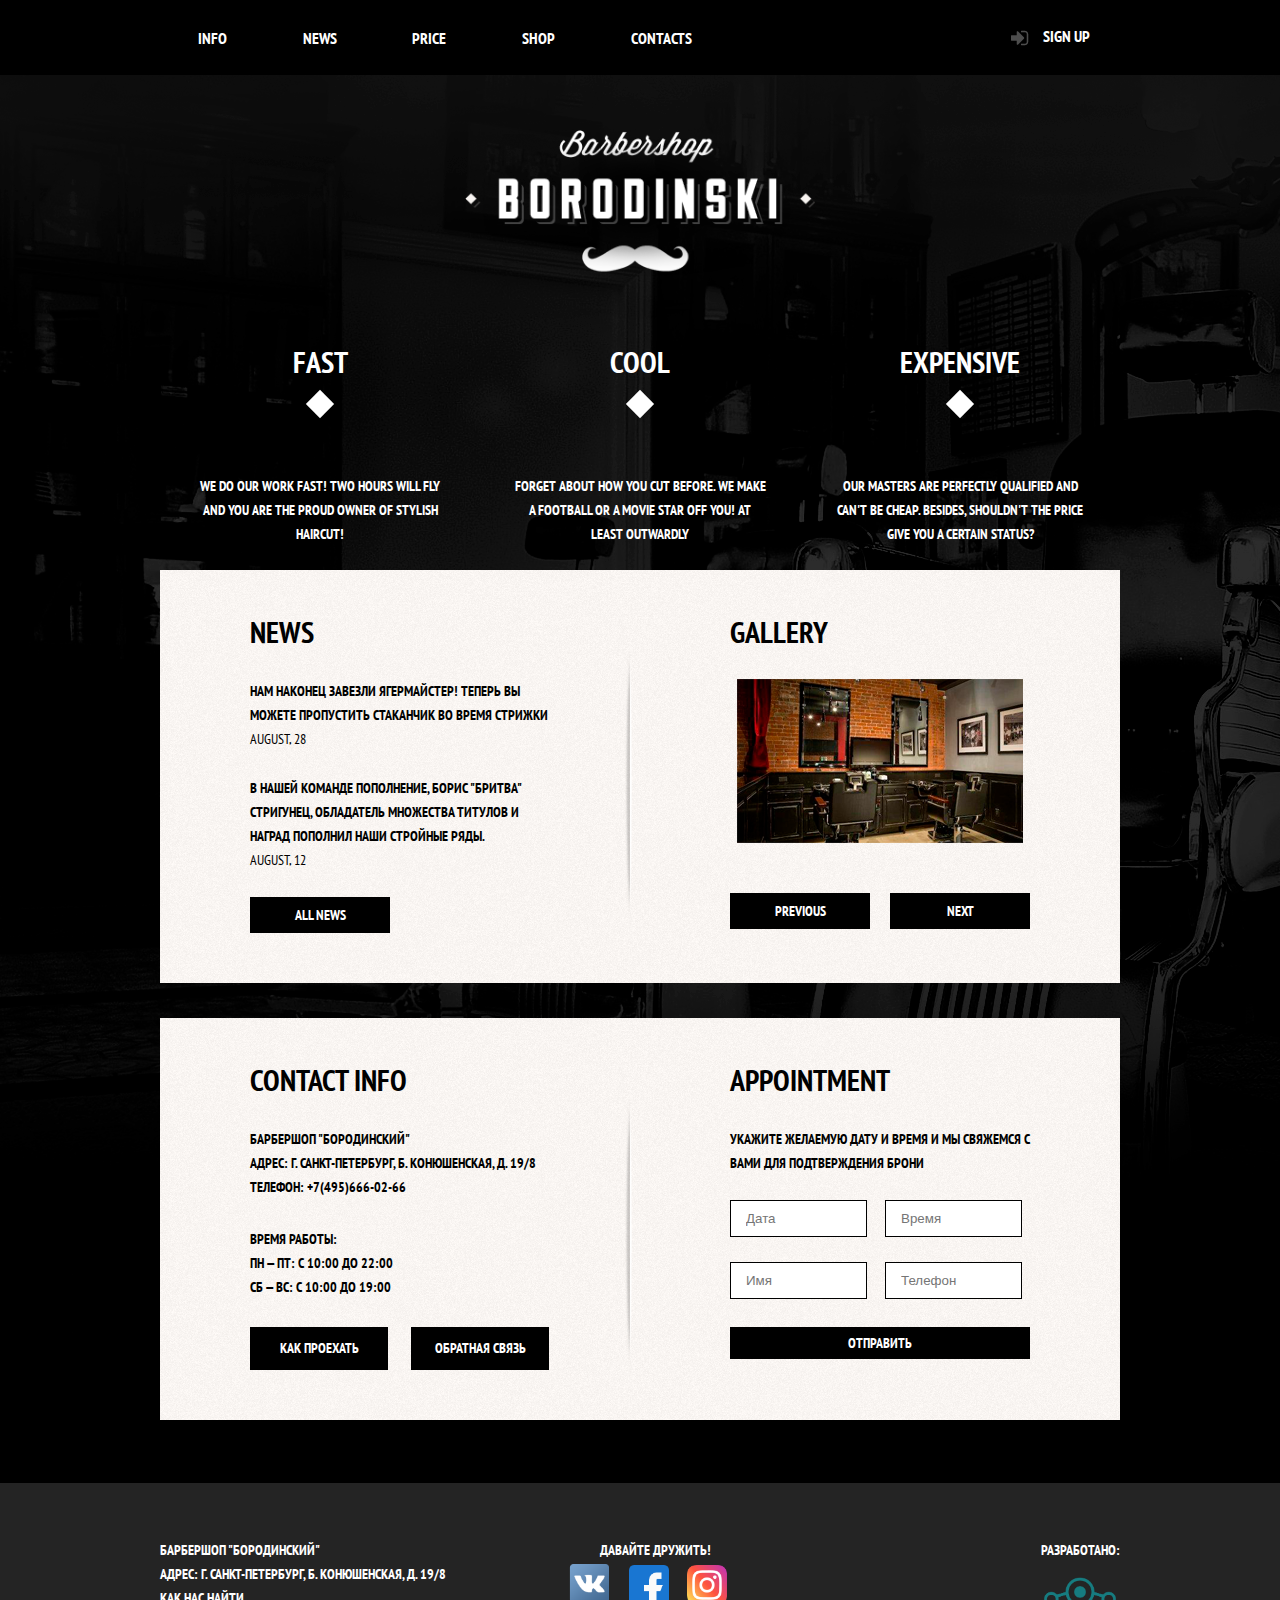
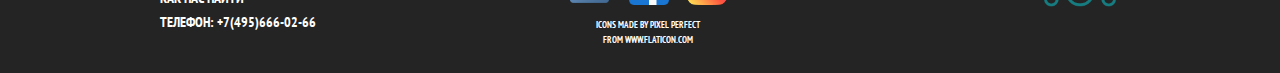
<file: bshop__final/index.html>
<!DOCTYPE html>
<html lang="en">
<head>
  <meta charset="UTF-8">
  <meta name="viewport" content="width=device-width, initial-scale=1.0">
  <link rel="stylesheet" href="css/style.css">
  <link href="https://fonts.googleapis.com/css2?family=PT+Sans+Narrow:wght@400;700&display=swap" rel="stylesheet">
  <title>Barbershop</title>
</head>
<body class="main-page">
  <header class="main-header">
    <div class="container">
      <nav class="main-navigation">
        <ul class="main-menu">
          <a href="item.html"><li>Info</li></a>
          <a href="#"><li>News</li></a>
          <a href="price.html"><li>Price</li></a>
          <a href="shop.html"><li>Shop</li></a>
          <a href="#"><li>Contacts</li></a>
        </ul>
        <div class="user-block">
          <a href="#">Sign up</a>
        </div>
      </nav>
    </div>
  </header>
  <main class="container">
    <div class="logo">
        <img src="img/logo.png" width="350px" height="190px" alt="Borodinsky Barbershop">
    </div>
    <section class="features">
      <div class="features-item">
        <h2 class="features-title">
          Fast
        </h2>
        <div class="rhombus">
        </div>
        <p>We do our work fast! Two hours will fly and you are the proud owner
           of stylish haircut!
        </p>
      </div>
      <div class="features-item">
        <h2 class="features-title">
          Cool
        </h2>
        <div class="rhombus">
        </div>
        <p>Forget about how you cut before. We make a football or a movie star off you!
          At least outwardly
        </p>
      </div>
      <div class="features-item">
        <h2 class="features-title">
          Expensive
        </h2>
        <div class="rhombus">
        </div>
        <p>Our masters are perfectly qualified and can't be cheap. 
           Besides, shouldn't the price give you a certain status? 
        </p>
      </div>
    </section>
    <section class="index-content">
      <div class="index-content-item">
        <h2 class="index-content-title">
          News
        </h2>
        <ul class="news-list">
          <li>
            <p>
              Нам наконец завезли Ягермайстер! Теперь вы 
							можете пропустить стаканчик во время стрижки
            </p>
            <time datetime="2020-08-28" class="datetime">August, 28</time>
          </li>
          <li>
            <p>
              В нашей команде пополнение, Борис "Бритва" 
        			 Стригунец, обладатель множества титулов 
        		 	 и наград пополнил наши стройные ряды.
            </p>
            <time datetime="2020-08-12" class="datetime">August, 12</time>
          </li>
        </ul>
        <a class="btn" href="#">All news</a>
      </div>
      <div class="index-content-item">
        <h2 class="index-content-title">
          Gallery
        </h2>
        <figure class="gallery-image">
          <img src="img/gallery-01.png" alt="Interior">
        </figure>
        <div class="gallery-buttons">
          <a class="btn gallery-prev" href="#">
            Previous
          </a>
          <a class="btn gallery-next" href="#">
            Next
          </a>
        </div>
      </div>
    </section>
    <section class="index-content">
      <div class="index-content-item">
        <h2 class="index-content-title">
          Contact info
        </h2>
        <p class="address">
          Барбершоп "Бородинский" <br>
          Адрес: г. Санкт-Петербург, Б. Конюшенская, д. 19/8 <br>
          Телефон: +7(495)666-02-66
        </p>
        <p class="address"> 
          Время работы: <br>
          ПН — ПТ: С 10:00 до 22:00 <br>
          СБ — ВС: С 10:00 до 19:00
        </p>
        <div class="address-btns">
          <a class="address-btn" href="#">Как проехать</a>
          <a class="address-btn" href="#">Обратная связь</a>
        </div>
      </div>
      <div class="index-content-item">
        <h2 class="index-content-title">
          Appointment
        </h2>
        <p>
          Укажите желаемую дату и время и мы свяжемся
          с вами для подтверждения брони
        </p>
        <div class="appoinment-form">
          <form method="post">
            <input type="text" size="11" class="date" placeholder="Дата">
            <input type="text" size="11" class="time" placeholder="Время">
            <input type="text" size="11" class="name" placeholder="Имя">
            <input type="text" size="11" class="phone" placeholder="Телефон">
            <button type="button" class="btn">Отправить</button>
          </form>
        </div>
      </div>
    </section>
  </main>
  <footer class="main-footer">
    <div class="container footer-wrap">
      <div class="footer-column">
        <p>
          Барбершоп "Бородинский" <br>
          Адрес: г. Санкт-Петербург, Б. Конюшенская, д. 19/8
        </p>
       <a href="#">Как нас найти</a>
       <p>
          Телефон: +7(495)666-02-66
       </p>
      </div>
      <div class="footer-column">
       <p>
          Давайте дружить!
       </p>
       <a href="#"><img src="img/vk.png" alt="vk" width="43px" height="43px"></a>
       <a href="#"><img src="img/fb.png" alt="fb" width="40px" height="40px"></a>
       <a href="#"><img src="img/ig.png" alt="ig" width="40px" height="40px"></a>
       <div class="flaticon-tribute">Icons made by <a href="https://www.flaticon.com/authors/pixel-perfect" 
        title="Pixel perfect">Pixel perfect</a><br> from <a href="https://www.flaticon.com/" 
        title="Flaticon">www.flaticon.com</a></div>
      </div>
      <div class="footer-column">
        <p>
          Разработано:
        </p>
        <img src="img/Lineage_OS_Logo.png" width="80px" height="40px" alt="my logo">
      </div>
    </div>
  </footer>
</body>
</html>
</file>
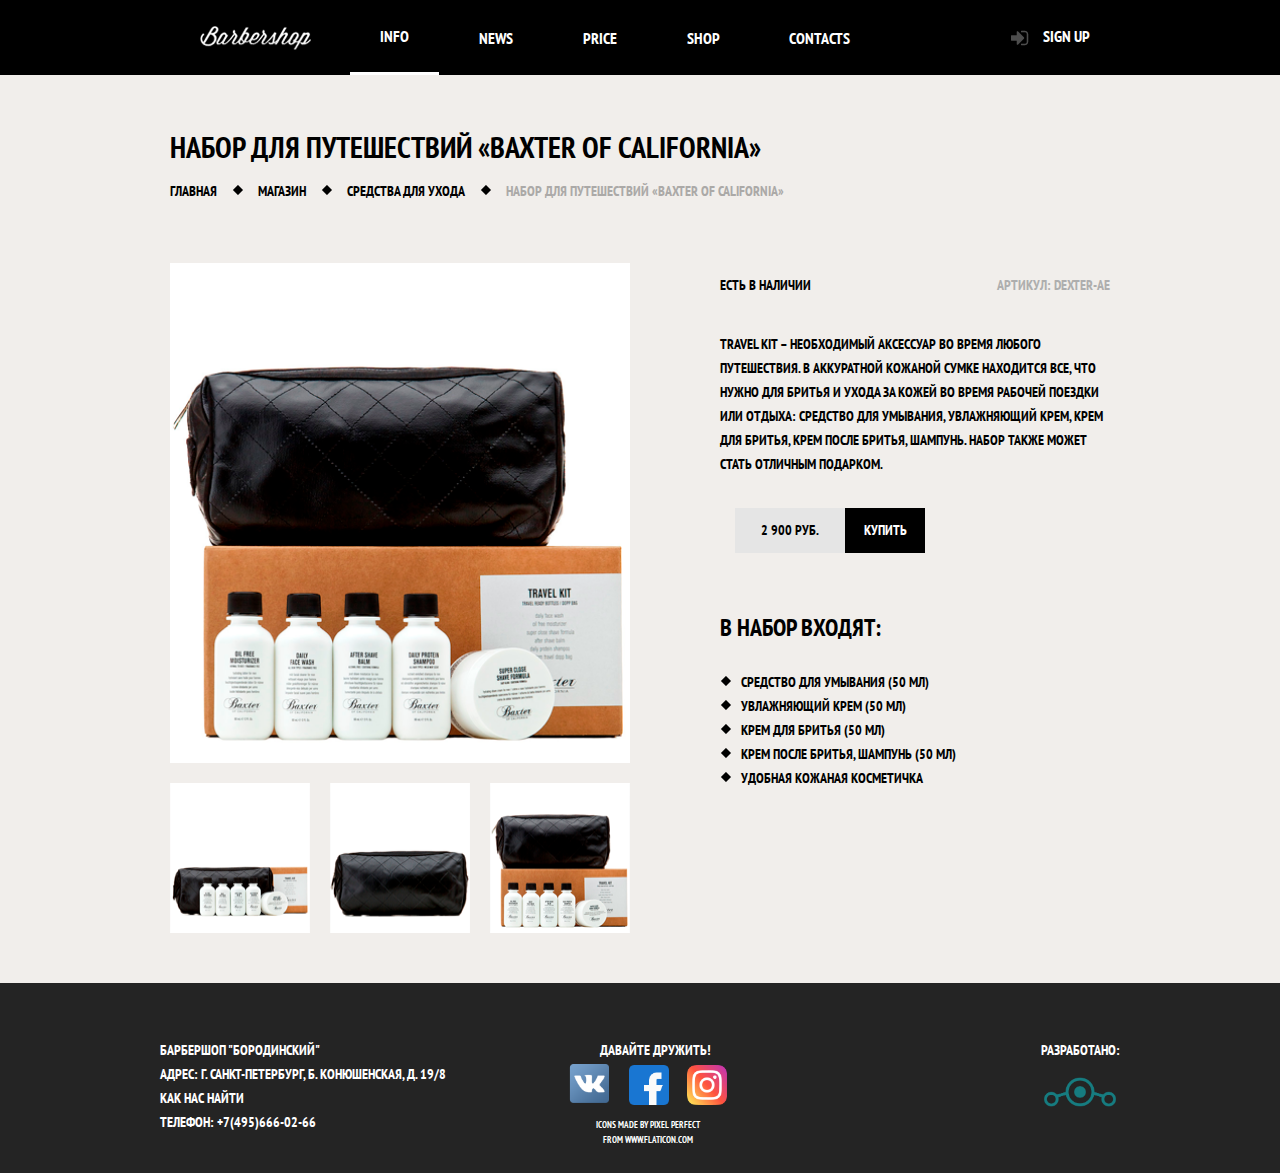
<file: bshop__final/item.html>
<!DOCTYPE html>
<html lang="en">
<head>
  <meta charset="UTF-8">
  <meta name="viewport" content="width=device-width, initial-scale=1.0">
  <link rel="stylesheet" href="css/style.css">
  <link href="https://fonts.googleapis.com/css2?family=PT+Sans+Narrow:wght@400;700&display=swap" rel="stylesheet">
  <title>Barbershop</title>
</head>
<body class="additional-page">
  <header class="main-header">
    <div class="container">
      <nav class="main-navigation">
        <ul class="main-menu-additional">
          <a href="index.html"><li><img src="img/Logo-mini.png" alt="barbershop"></li></a>
          <a href="item.html"  class="active"><li>Info</li></a>
          <a href="#"><li>News</li></a>
          <a href="price.html"><li>Price</li></a>
          <a href="shop.html"><li>Shop</li></a>
          <a href="#"><li>Contacts</li></a>
        </ul>
        <div class="user-block">
          <a href="#">Sign up</a>
        </div>
      </nav>
    </div>
  </header>
  <main class="container">
    <h1 class="index-title">
      Набор для путешествий «Baxter of California»
    </h1>
    <div class="breadcrumbs">
      <ul class="breadcrumbs-list">
        <li><a href="index.html">Главная</a></li>
        <li><a href="shop.html">Магазин</a></li>
        <li><a href="#">Средства для ухода</a></li>
        <li><a href="#" class="active">Набор для путешествий «Baxter of California»</a></li>
      </ul>
    </div>
    <div class="item-wrapper">
      <div class="item-images">
        <img src="img/item-001.png" alt="barbershop image" class="main-img" width="460px" height="500px">
        <img src="img/item-002.png" alt="barbershop image" width="140px" height="150px">
        <img src="img/item-003.png" alt="barbershop image" width="140px" height="150px">
        <img src="img/item-004.png" alt="barbershop image" width="140px" height="150px">
      </div>
      <div class="item-description">
        <div class="pre-description">
          <span class="availability">Есть в наличии</span>
          <span>Артикул: DEXTER-AE</span>
        </div>
        <p class="description">
          Travel Kit – необходимый аксессуар во время любого путешествия. 
          В аккуратной кожаной сумке находится все, что нужно для бритья 
          и ухода за кожей во время рабочей поездки или отдыха: средство 
          для умывания, увлажняющий крем, крем для бритья, крем после 
          бритья, шампунь. Набор также может стать отличным подарком.
        </p>
        <div class="price-tag">
          <div class="price">
            2 900 Руб.
          </div>
            <a class="buy" href="#">Купить</a>
        </div>
        <div class="item-set">
          <h2 class="item-set-title">
            В набор входят:
          </h2>
          <ul class="set-list">
            <li>Средство для умывания (50 мл)</li>
            <li>Увлажняющий крем (50 мл)</li>
            <li>Крем для бритья (50 мл)</li>
            <li>Крем после бритья, шампунь (50 мл)</li>
            <li>Удобная кожаная косметичка</li>
          </ul>
        </div>
      </div>
      </div>
    </div>

  </main>
  <footer class="main-footer">
    <div class="container footer-wrap">
      <div class="footer-column">
        <p>
          Барбершоп "Бородинский" <br>
          Адрес: г. Санкт-Петербург, Б. Конюшенская, д. 19/8
        </p>
       <a href="#">Как нас найти</a>
       <p>
          Телефон: +7(495)666-02-66
       </p>
      </div>
      <div class="footer-column">
       <p>
          Давайте дружить!
       </p>
       <a href="#"><img src="img/vk.png" alt="vk" width="43px" height="43px"></a>
       <a href="#"><img src="img/fb.png" alt="fb" width="40px" height="40px"></a>
       <a href="#"><img src="img/ig.png" alt="ig" width="40px" height="40px"></a>
       <div class="flaticon-tribute">Icons made by <a href="https://www.flaticon.com/authors/pixel-perfect" 
        title="Pixel perfect">Pixel perfect</a><br> from <a href="https://www.flaticon.com/" 
        title="Flaticon">www.flaticon.com</a></div>
      </div>
      <div class="footer-column">
        <p>
          Разработано:
        </p>
        <img src="img/Lineage_OS_Logo.png" width="80px" height="40px" alt="my logo">
      </div>
    </div>
  </footer>
</body>
</html>
</file>
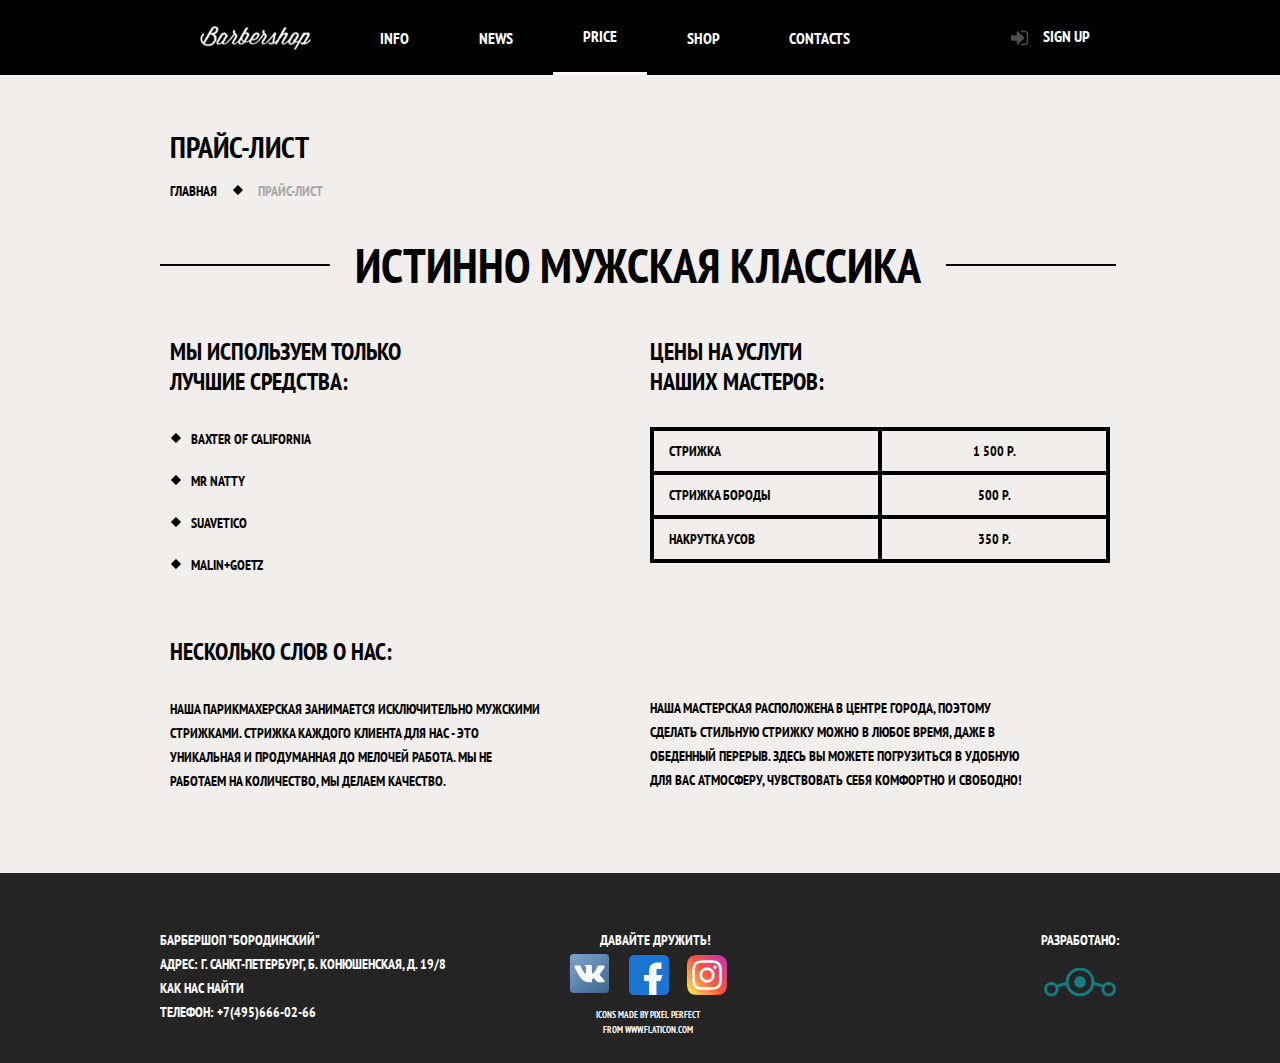
<file: bshop__final/price.html>
<!DOCTYPE html>
<html lang="en">
<head>
  <meta charset="UTF-8">
  <meta name="viewport" content="width=device-width, initial-scale=1.0">
  <link rel="stylesheet" href="css/style.css">
  <link href="https://fonts.googleapis.com/css2?family=PT+Sans+Narrow:wght@400;700&display=swap" rel="stylesheet">
  <title>Barbershop</title>
</head>
<body class="additional-page">
  <header class="main-header">
    <div class="container">
      <nav class="main-navigation">
        <ul class="main-menu-additional">
          <a href="index.html"><li><img src="img/Logo-mini.png" alt="barbershop"></li></a>
          <a href="item.html"><li>Info</li></a>
          <a href="#"><li>News</li></a>
          <a href="price.html"  class="active"><li>Price</li></a>
          <a href="shop.html"><li>Shop</li></a>
          <a href="#"><li>Contacts</li></a>
        </ul>
        <div class="user-block">
          <a href="#">Sign up</a>
        </div>
      </nav>
    </div>
  </header>
  <main class="container">
    <h2 class="index-title">
      Прайс-лист
    </h1>
    <div class="breadcrumbs">
      <ul class="breadcrumbs-list">
        <li><a href="index.html">Главная</a></li>
        <li><a href="shop.html" class="active">Прайс-лист</a></li>
      </ul>
    </div>
    <div class="price-title-wrapper">
      <div class="price-title-line"></div>
      <div class="price-main-title">
        Истинно мужская классика
      </div>
      <div class="price-title-line"></div>
    </div>
    <div class="price-main-grid">
      <div class="price-grid-item">
        <h2 class="price-grid-title">
          Мы используем только<br> лучшие средства:
        </h2>
        <ul class="price-grid-list">
          <li>Baxter of California</li>
          <li>Mr Natty</li>
          <li>Suavetico</li>
          <li>Malin+Goetz</li>
        </ul>
      </div>
      <div class="price-grid-item">
        <h2 class="price-grid-title">
          Цены на услуги<br> наших мастеров:
        </h2>
        <div class="price-table-wrapper">
          <div class="price-table-item">Стрижка</div>
          <div class="price-table-item">1 500 Р.</div>
          <div class="price-table-item">Стрижка бороды</div>
          <div class="price-table-item">500 Р.</div>
          <div class="price-table-item">Накрутка усов</div>
          <div class="price-table-item">350 Р.</div>
        </div>
      </div>
      <div class="price-grid-item">
        <h2 class="price-grid-title">
          Несколько слов о нас:
        </h2>
        <p class="grid-item-text">
          Наша парикмахерская занимается исключительно мужскими 
          стрижками. Стрижка каждого клиента для нас - это 
          уникальная и продуманная до мелочей работа. Мы не 
          работаем на количество, мы делаем качество.
        </p>
      </div>
      <div class="price-grid-item">
        <p class="grid-item-text">
          Наша мастерская расположена в центре города, поэтому 
          сделать стильную стрижку можно в любое время, даже 
          в обеденный перерыв. Здесь вы можете погрузиться 
          в удобную для вас атмосферу, чувствовать себя 
          комфортно и свободно!
        </p>
      </div>
    </div>
  </main>
  <footer class="main-footer">
    <div class="container footer-wrap">
      <div class="footer-column">
        <p>
          Барбершоп "Бородинский" <br>
          Адрес: г. Санкт-Петербург, Б. Конюшенская, д. 19/8
        </p>
       <a href="#">Как нас найти</a>
       <p>
          Телефон: +7(495)666-02-66
       </p>
      </div>
      <div class="footer-column">
       <p>
          Давайте дружить!
       </p>
       <a href="#"><img src="img/vk.png" alt="vk" width="43px" height="43px"></a>
       <a href="#"><img src="img/fb.png" alt="fb" width="40px" height="40px"></a>
       <a href="#"><img src="img/ig.png" alt="ig" width="40px" height="40px"></a>
       <div class="flaticon-tribute">Icons made by <a href="https://www.flaticon.com/authors/pixel-perfect" 
        title="Pixel perfect">Pixel perfect</a><br> from <a href="https://www.flaticon.com/" 
        title="Flaticon">www.flaticon.com</a></div>
      </div>
      <div class="footer-column">
        <p>
          Разработано:
        </p>
        <img src="img/Lineage_OS_Logo.png" width="80px" height="40px" alt="my logo">
      </div>
    </div>
  </footer>
</body>
</html>
</file>
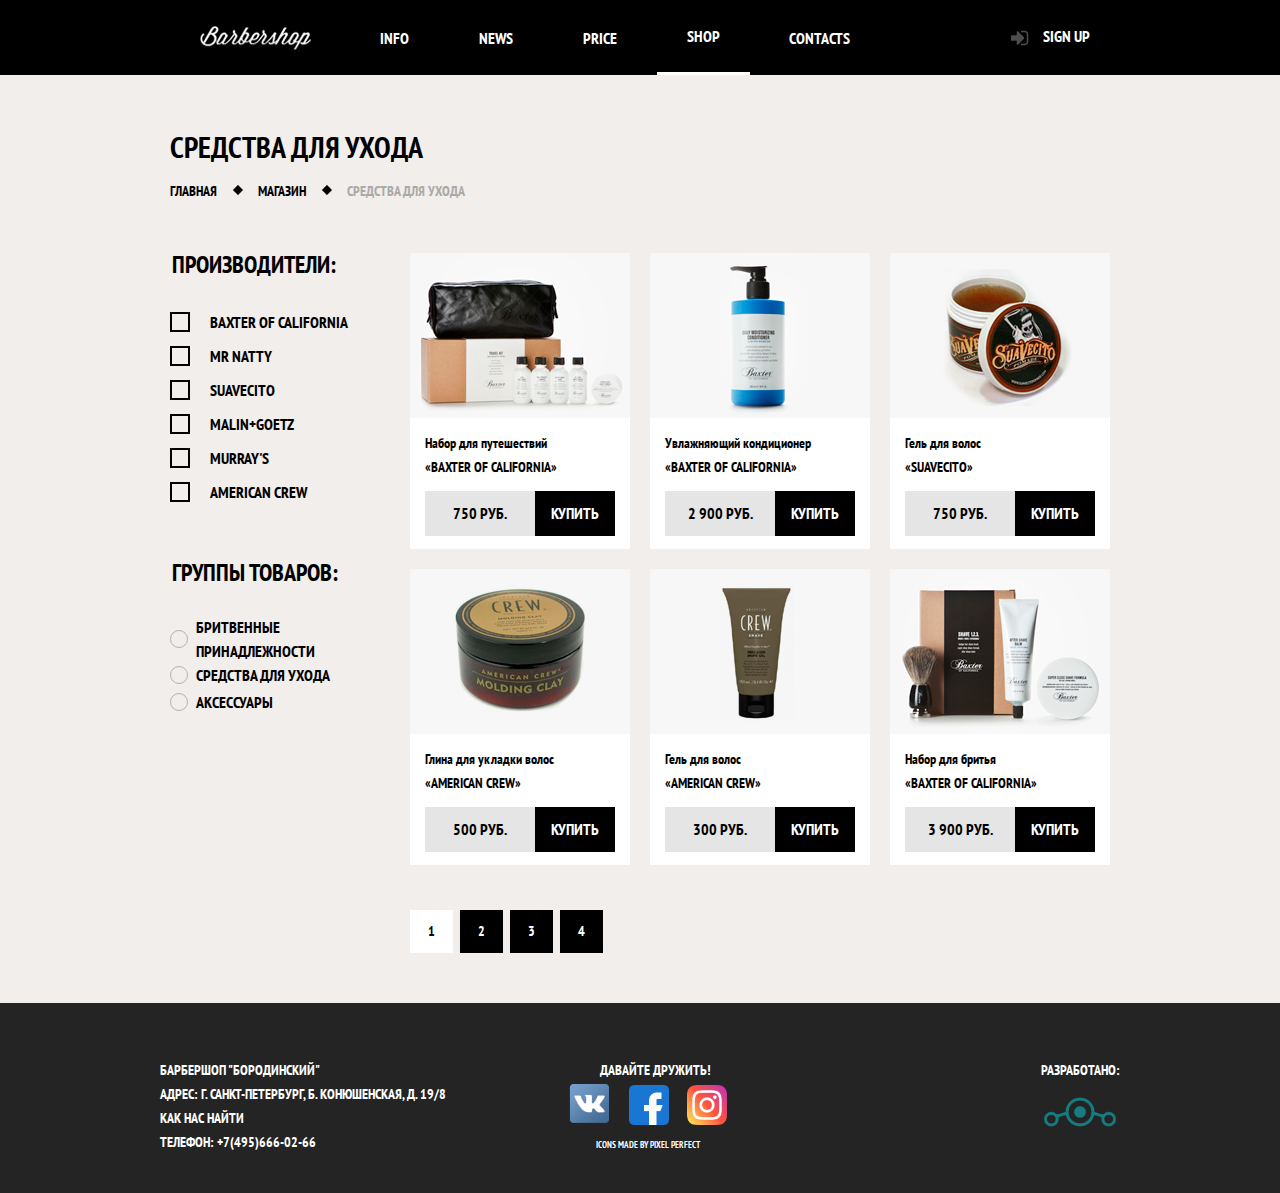
<file: bshop__final/shop.html>
<!DOCTYPE html>
<html lang="en">
<head>
  <meta charset="UTF-8">
  <meta name="viewport" content="width=device-width, initial-scale=1.0">
  <link rel="stylesheet" href="css/style.css">
  <link href="https://fonts.googleapis.com/css2?family=PT+Sans+Narrow:wght@400;700&display=swap" rel="stylesheet">
  <title>Barbershop</title>
</head>
<body class="additional-page">
  <header class="main-header">
    <div class="container">
      <nav class="main-navigation">
        <ul class="main-menu-additional">
          <a href="index.html"><li><img src="img/Logo-mini.png" alt="barbershop"></li></a>
          <a href="item.html"><li>Info</li></a>
          <a href="#"><li>News</li></a>
          <a href="price.html"><li>Price</li></a>
          <a href="shop.html" class="active"><li>Shop</li></a>
          <a href="#"><li>Contacts</li></a>
        </ul>
        <div class="user-block">
          <a href="#">Sign up</a>
        </div>
      </nav>
    </div>
  </header>
  <main class="container">
    <h1 class="index-title">
      Средства для ухода
    </h1>
    <div class="breadcrumbs">
      <ul class="breadcrumbs-list">
        <li><a href="index.html">Главная</a></li>
        <li><a href="shop.html">Магазин</a></li>
        <li><a href="#" class="active">Средства для ухода</a></li>
      </ul>
    </div>
    <div class="shop-main-flex">
      <form class="shop-filter">
        <fieldset class="manufacter">
          <legend>
            <h2>Производители:</h2>
          </legend>
          <div class="checkbox">
            <input class="custom-checkbox" type="checkbox"
            id="baxter">
            <label for="baxter">Baxter of California</label>
          </div>
          <div class="checkbox">
            <input class="custom-checkbox" type="checkbox"
            id="natty">
            <label for="natty">Mr Natty</label>
          </div>
          <div class="checkbox">
            <input class="custom-checkbox" type="checkbox"
            id="Suavecito">
            <label for="Suavecito">Suavecito</label>
          </div>
          <div class="checkbox">
            <input class="custom-checkbox" type="checkbox"
            id="malin">
            <label for="malin">Malin+Goetz</label>
          </div>
          <div class="checkbox">
            <input class="custom-checkbox" type="checkbox"
            id="murray">
            <label for="murray">Murray's</label>
          </div>
          <div class="checkbox">
            <input class="custom-checkbox" type="checkbox"
            id="crew">
            <label for="crew">American Crew</label>
          </div>
        </fieldset>
        <fieldset class="groups">
          <legend>
            <h2>Группы товаров:</h2>
          </legend>
          <div class="radio">
            <input class="custom-radio" type="radio"
            id="blade" value="blade">
            <label for="blade">Бритвенные принадлежности</label>
          </div>
          <div class="radio">
            <input class="custom-radio" type="radio"
            id="care" value="care">
            <label for="blade">Средства для ухода</label>
          </div>
          <div class="radio">
            <input class="custom-radio" type="radio"
            id="acc" value="acc">
            <label for="blade">Аксессуары</label>
          </div>
        </fieldset>
      </form>
      <section class="shop-showcase">
        <div class="shop-item">
          <img src="img/001.png" width="220px" height="165px"> 
          <div class="item-title">
            <a href="#">
              <span>Набор для путешествий</span>
              <p>«Baxter of California»</p>
            </a>
          </div>
          <div class="price-tag">
            <div class="price">
              750 Руб.
            </div>
            <div class="buy">
              <a href="#">Купить</a>
            </div>
          </div>
        </div>
        <div class="shop-item">
          <img src="img/002.png" width="220px" height="165px"> 
          <div class="item-title">
            <a href="#">
              <span>Увлажняющий кондиционер</span>
              <p>«Baxter of California»</p>
            </a>
          </div>
          <div class="price-tag">
              <div class="price">
                2 900 Руб.
              </div>
              <div class="buy">
                <a href="#">Купить</a>
              </div>
          </div>
        </div>
        <div class="shop-item">
          <img src="img/003.png" width="220px" height="165px"> 
          <div class="item-title">
            <a href="#">
              <span>Гель для волос</span>
              <p>«Suavecito»</p>
            </a>
          </div>
          <div class="price-tag">
            <div class="price">
              750 Руб.
            </div>
            <div class="buy">
              <a href="#">Купить</a>
            </div>
          </div>
        </div>
        <div class="shop-item">
          <img src="img/004.png" width="220px" height="165px"> 
          <div class="item-title">
            <a href="#">
              <span>Глина для укладки волос</span>
              <p>«American Crew»</p>
            </a>
          </div>
          <div class="price-tag">
            <div class="price">
              500 Руб.
            </div>
            <div class="buy">
              <a href="#">Купить</a>
            </div>
          </div>
        </div>
        <div class="shop-item">
          <img src="img/005.png" width="220px" height="165px"> 
          <div class="item-title">
            <a href="#">
              <span>Гель для волос</span>
              <p>«American Crew»</p>
            </a>
          </div>
          <div class="price-tag">
              <div class="price">
                300 Руб.
              </div>
              <div class="buy">
                <a href="#">Купить</a>
              </div>
          </div>
        </div>
        <div class="shop-item">
          <img src="img/006.png" width="220px" height="165px"> 
          <div class="item-title">
            <a href="#">
              <span>Набор для бритья</span>
              <p>«Baxter of California»</p>
            </a>
          </div>
          <div class="price-tag">
            <div class="price">
              3 900 Руб.
            </div>
            <div class="buy">
              <a href="#">Купить</a>
            </div>
          </div>
        </div>
      </section>
    </div>
    <div class="shop-indicator">
      <div class="indicator-square active">1</div>
      <div class="indicator-square">2</div>
      <div class="indicator-square">3</div>
      <div class="indicator-square">4</div>
    </div>

  </main>
  <footer class="main-footer">
    <div class="container footer-wrap">
      <div class="footer-column">
        <p>
          Барбершоп "Бородинский" <br>
          Адрес: г. Санкт-Петербург, Б. Конюшенская, д. 19/8
        </p>
       <a href="#">Как нас найти</a>
       <p>
          Телефон: +7(495)666-02-66
       </p>
      </div>
      <div class="footer-column">
       <p>
          Давайте дружить!
       </p>
       <a href="#"><img src="img/vk.png" alt="vk" width="43px" height="43px"></a>
       <a href="#"><img src="img/fb.png" alt="fb" width="40px" height="40px"></a>
       <a href="#"><img src="img/ig.png" alt="ig" width="40px" height="40px"></a>
       <div class="flaticon-tribute">Icons made by <a href="https://www.flaticon.com/authors/pixel-perfect" 
        title="Pixel perfect">Pixel perfect</a></div>
      </div>
      <div class="footer-column">
        <p>
          Разработано:
        </p>
        <img src="img/Lineage_OS_Logo.png" width="80px" height="40px" alt="my logo">
      </div>
    </div>
  </footer>
</body>
</html>
</file>
<file: bshop__final/css/style.css>
* {
  box-sizing: border-box;
  margin: 0;
}
a {
  text-decoration: none;
}
body {
  font-family: 'PT Sans Narrow', sans-serif;
  font-weight: 800;
  line-height: 24px;
  text-transform: uppercase ;
}
.container {
  width: 960px;
  margin: auto;
  /*border: 1px solid firebrick;*/
}
.active {
  pointer-events: none;
}
.breadcrumbs .active {
  color: #aba9a7;
}
.main-header {
  background-color: #000;
  min-height: 72px;
}
.main-header a {
  color: #fff;
  text-decoration: none;
}
.main-navigation {
  display: flex;
  flex-direction: row;
  justify-content: space-between;
  min-height: 72px;
}
.main-menu {
  min-width: 570px;
  padding-left: 0px;
  display: flex;
  flex-direction: row;
  justify-content: space-around;
  align-items: center;
  list-style-type: none;
  line-height: 72px;
}
.main-menu li a {
  line-height: 72px;
}
.main-menu li {
  padding-left: 25px;
  padding-right: 25px;
}
.main-menu li:hover{
  background: #242424;
  /*border-bottom: 3px solid #fff;*/
}
.user-block {
  max-width: 230px;
  padding-right: 30px;
  display: flex;
  flex-direction: row-reverse;
  align-items: center;
  line-height: 72px;
}
.user-block::after {
  content: url(../img/login.png);
  position: relative;
  top: 2px;
  padding-right: 14px;
}
.user-block a {
  border-bottom: 3px solid transparent;
}
.user-block a:hover{
  border-bottom: 3px solid #fff;
}
.main-page {
  background: url('../img/main-background+.png');
}
.logo {
  text-align: center;
  padding-top: 55px;
}
.features {
  display: flex;
  justify-content: space-around;
  color: #fff;
}
.features-item {
  max-width: 300px;
  text-align: center;
  padding: 24px;
  font-size: 14px;
}
.features-title {
  padding-bottom: 80px;
  font-weight: bold;
  font-size: 30px;
}
.rhombus {
  margin: auto;
  position: relative;
  top: -60px;
  width: 20px;
  height: 20px;
  transform: rotateZ(45deg);
  background-color: #fff;
}
.index-content {
  background: url(../img/content-background.png);
  display: flex;
  justify-content: space-around;
}
.index-content:last-child {
  margin-top: 35px;
  margin-bottom: 63px;
}
.index-content-item {   
  width: 340px;
  padding-top: 50px;
  padding-bottom: 50px;
  padding-left: 20px;
  padding-right: 20px;
  font-size: 14px;
}
.news-list {
  max-width: 300px;
  list-style-type: none;
  padding-left: 0px;
}
.news-list li {
  padding-bottom: 25px;
}
.datetime {
  font-size: 14px;
  font-weight: 400;
}
.index-content-title {
  font-size: 30px;
  padding-bottom: 35px;
}
.btn {
  display: inline-block;
  background-color: #000;
  color: #fff;
  text-align: center;
  padding: 6px 0px;
  min-width: 140px;
}
.gallery-buttons {
  display: flex;
  justify-content: space-between;
  padding-top: 50px;
}
.gallery-image img {
  display: block;
  margin: auto;
}
.address {
  padding-bottom: 28px;
}
.address-btn {
  display: inline-block;
  background-color: #000;
  color: #fff;
  text-align: center;
  line-height: 43px;
  min-width: 138px;
}
.address-btn:first-child {
  margin-right: 20px;
}
input[type=text] {
  margin-top: 25px;
  border: 1px solid #000;
  /* line-height: 37px;*/
  padding: 10px 15px;
}
input[type=text]:nth-child(odd) {
  margin-right: 15px;
}
button[type=button] {
  font-family: 'PT Sans Narrow', sans-serif;
  font-weight: 800;
  font-size: 14px;
  text-transform: uppercase;
  border: 1px solid #000;
}
.appoinment-form .btn {
  margin-top: 28px;
  width: 300px;
}
footer a {
  color: #fff;
}
.main-footer {
  background: #242424;
  color: #fff;
  font-size: 14px;
  min-height: 190px;
}
.footer-wrap {
  display: flex;
  justify-content: space-between;
}
.footer-column {
  width: 180px;
  padding-top: 55px;
}
.footer-column:first-child {
  width: 330px;
}
.footer-column:nth-child(2) {
  margin-left: -120px;
  text-align: center;
}
.footer-column:nth-child(2) a {
  padding-right: 15px;
}
.footer-column:last-child {
  text-align: right;
}
.footer-column:last-child p {
  padding-bottom: 10px;
}
.flaticon-tribute {
  padding-top: 5px;
  font-size: 9px;
  line-height: 15px;
}

/* ==================================================
====================================================================
============================================================
========shop - 2nd ============ */

.main-menu-additional {
  min-width: 730px;
  padding-left: 0px;
  display: flex;
  flex-direction: row;
  justify-content: space-evenly;
  align-items: center;
  list-style-type: none;
  line-height: 72px;
}
.main-menu-additional .active {
  border-bottom: 3px solid #fff;
}

.main-menu-additional li {
  display: flex;
  padding-left: 30px;
  padding-right: 30px;
}
.main-menu-additional a:hover:not(:first-child) {
  background: #242424;
}
.main-menu-additional a {
  display: flex;
}
.additional-page {
  background:#f1eeeb;
}
.index-title {
  font-size: 30px;
  padding-top: 60px;
  padding-bottom: 20px;
  margin-left: 10px;
}
.breadcrumbs {
  padding-bottom: 50px;
  margin-left: 10px;
  font-size: 14px;
}
.breadcrumbs a {
  color: #000;
}
.breadcrumbs-list {
  display: flex;
  list-style-type: none;
  padding-left: 0;
}
.breadcrumbs-list li:not(:first-child) {
  padding-left: 15px;
}
.breadcrumbs-list li:not(:first-child)::before {
  content: url(../img/rh.png);
  padding-right: 15px;
}
.shop-main-flex {
  display: flex;
}
.shop-filter {
  max-width: 230px;
  display: flex;
  flex-direction: column;
  margin-left: 10px;
}
.shop-filter legend{
  padding-bottom: 30px;
}
.shop-filter label {
  margin-left: 20px;;
}
.manufacter {
  display: flex;
  flex-direction: column;
  padding: 0;
  margin: 0;  
  border: none;
  padding-bottom: 50px;
}
.manufacter h2 {
  font-size: 24px;
}
.checkbox {
  line-height: 30px;
}
.checkbox label {
  margin: 0;
}
.custom-checkbox {
  position: absolute;
  z-index: -1;
  opacity: 0;
}
.custom-checkbox+label {
  display: inline-flex;
  align-items: center;
  user-select: none;
}
.custom-checkbox+label::before {
  content: '';
  display: inline-block;
  width: 1em;
  height: 1em;
  flex-shrink: 0;
  flex-grow: 0;
  border: 2px solid #000;
  margin-right: 20px;
  background-repeat: no-repeat;
  background-position: center center;
  background-size: 75% 75%;
} 
.custom-checkbox:checked+label::before {
  background-color: #f1eeeb;
  background-image: url(../img/close.png);
}
.manufacter span:first-child {
  padding-left: 20px;
}
.manufacter span {
  padding-left: 10px;
}
.groups {
  display: flex;
  flex-direction: column;
  padding: 0;
  margin: 0;  
  border: none;
  padding-bottom: 50px;
}
.radio label {
  margin: 0;
}
.custom-radio {
  position: absolute;
  z-index: -1;
  opacity: 0;
}
.custom-radio+label {
  display: inline-flex;
  align-items: center;
  user-select: none;
}
.custom-radio+label::before {
  content: '';
  display: inline-block;
  width: 1em;
  height: 1em;
  flex-shrink: 0;
  flex-grow: 0;
  border: 1px solid #adb5bd;
  border-radius: 50%;
  margin-right: 0.5em;
  background-repeat: no-repeat;
  background-position: center center;
  background-size: 50% 50%;
}
.custom-radio:not(:disabled):active+label::before {
  background-color: #b3d7ff;
  border-color: #b3d7ff;
}
.custom-radio:checked+label::before {
  border-color: #0b76ef;
  background-color: #0b76ef;
  background-image: url("../img/rh.png");
}
.custom-radio:disabled+label::before {
  background-color: #e9ecef;
}
.shop-showcase {
  display: grid;
  grid-template-columns: 1fr 1fr 1fr;
  gap: 20px;
  padding-left: 20px;
  padding-right: 10px;
}
.shop-item {
  display: flex;
  flex-direction: column;
  background: #fff;
}
.shop-item a {
  color: #000;
}
.item-title {
  padding-top: 13px;
  padding-bottom: 15px;
  padding-left: 15px;
  padding-right: 15px;
  font-size: 14px;
}
.item-title span {
  text-transform: none;
}
.price-tag {
  width: 190px;
  max-height: 55px;
  display: flex;
  flex-direction: row;
  justify-content: space-between;
  align-items: center;
  line-height: 45px;
  margin-left: 15px;
  padding-bottom: 16px;
}
.price {
  width: 110px;
  text-align: center;
  align-self: center;
  background: #e5e5e5;
}
.buy {
  width: 80px;
  text-align: center;
  background: #000;
  color: #fff;
}
.buy a {
  color: #fff;
}
.buy:hover{
  background: #663d15;
}
.shop-indicator {
  display: flex;
  flex-direction: row;
  padding-top: 45px;
  padding-bottom: 50px;
  padding-left: 250px;
}
.indicator-square {
  width: 43px;
  line-height: 43px;
  text-align: center;
  background: #000; 
  color: #fff;
  font-size: 14px;
  margin-right: 7px;
}
.shop-indicator .active {
  color: #000;
  background: #fff;
}
/* =========================================================
===============================================================
=========================3rd item==============================
===============================================================
=============================================================*/

.item-wrapper {
  display: flex;
  flex-direction: row;
}
.item-images {
  max-width: 550px;
  display: grid;
  grid-template-columns: 1fr 1fr 1fr;
  grid-column-gap: 20px;
  grid-row-gap: 20px;
  padding-left: 10px;
  padding-right: 10px;
  padding-top: 10px;
  padding-bottom: 50px;
  margin-right: 70px;
}
.main-img {
  grid-column-start: 1;
  grid-column-end: -1;
}
.item-description {
  max-width: 410px;
  display: flex;
  flex-direction: column;
  padding-top: 20px;
  padding-left: 10px;
  padding-right: 10px;
  font-size: 14px;
  line-height: 24px;
}
.pre-description {
  display: flex;
  flex-direction: row;
  justify-content: space-between;
  color:#aeaeae;
  padding-bottom: 35px;
}
.availability {
  padding-right: 170px;
  color: #000;
}
.description {
  padding-bottom: 35px;
}
.item-set-title {
  padding: 0;
  padding-top: 50px;
  padding-bottom: 30px;
  font-size: 24px;
}
.set-list {
  padding: 0;
  list-style-type: none;
}
.set-list li::before {
  content: url(../img/rh.png);
  padding-right: 10px;
}

/* ===============================================================
==================================================================
====================4th price====================================
================================================================*/

.price-title-wrapper {
  display: flex;
  flex-direction: row;
  align-items: center;
  max-width: 960px;
  padding-bottom: 60px;
}
.price-title-line {
  padding-left: 10px;
  width: 170px;
  height: 2px;
  background: #000;
}
.price-main-title {
  padding-left: 25px;
  padding-right: 25px;
  font-size: 48px;
}
.price-main-grid {
  display: grid;
  grid-template-columns: 1fr 1fr;
  padding-bottom: 80px;
  font-size: 14px;
}
.price-grid-item {
  padding-left: 10px;
  padding-right: 10px;
}
.price-grid-title {
  font-size: 24px;
  line-height: 30px;
  padding-bottom: 30px;
}
.price-grid-list {
  padding: 0;
  list-style: none;
}
.price-grid-list li {
  padding-bottom: 18px;
}
.price-grid-list li:last-child {
  padding-bottom: 60px;
}
.price-grid-list li::before {
  content: url(../img/rh.png);
  padding-right: 10px;
}
.grid-item-text {
  max-width: 380px;
  line-height: 24px;
}
.price-table-wrapper {
  display: grid;
  grid-template-columns: 1fr 1fr;
  border: 2px solid #000;
}
.price-table-item {
  border: 2px solid #000;
  line-height: 40px;
}
.price-table-item:nth-child(odd) {
  padding-left: 15px;
}
.price-table-item:nth-child(even) {
  text-align: center;
}
.price-grid-item:last-child {
  padding-top: 59px;
}
</file>
